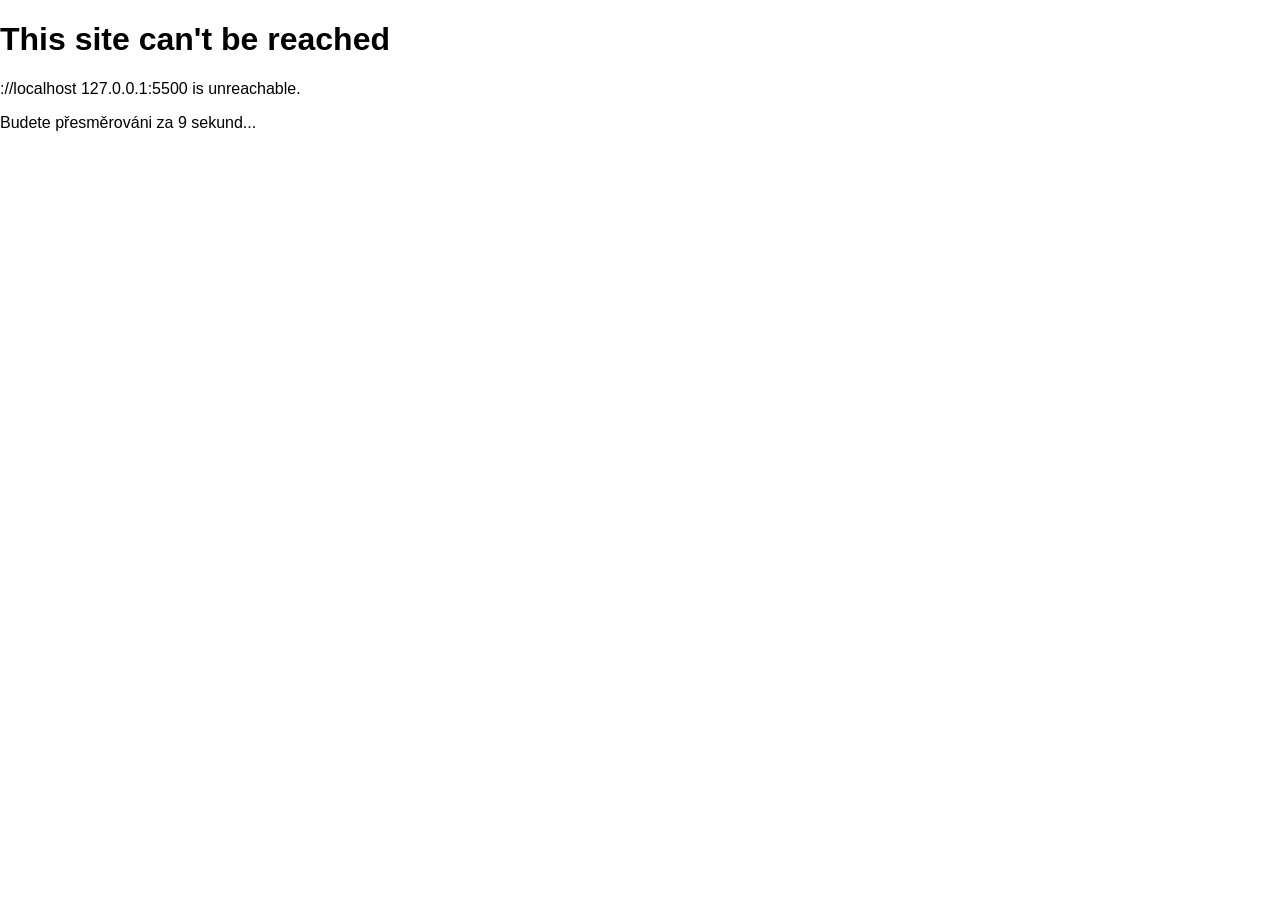
<file: groomSpecial.html>
<!DOCTYPE html>
<html lang="cs">

<head>
    <meta charset="UTF-8">
    <title>404 Not found</title>
    <link rel="stylesheet" href="style.css">
</head>

<body>

    <h1>This site can't be reached</h1>
    <p>://localhost 127.0.0.1:5500 is unreachable.</p>

    <p>Budete přesměrováni za <span id="countdown">10</span> sekund...</p>

    <script>
        let seconds = 10;
        const countdownEl = document.getElementById('countdown');
        const redirectUrl = "ketchupCapcha.html";

        const interval = setInterval(() => {
            seconds--;
            countdownEl.textContent = seconds;

            if (seconds <= 0) {
                clearInterval(interval);
                window.location.href = redirectUrl;
            }
        }, 1000);
    </script>

</body>

</html>
</file>
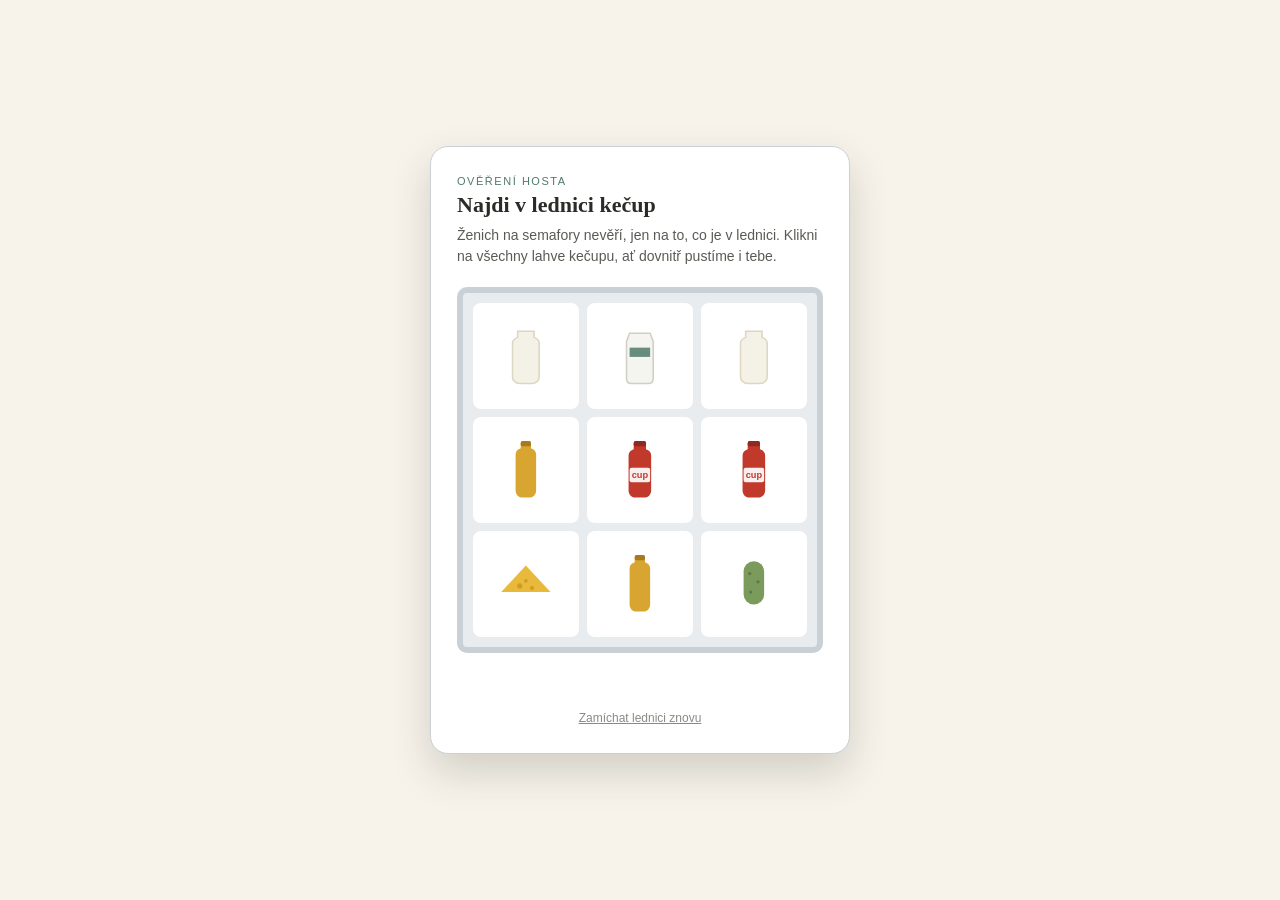
<file: ketchupCapcha.html>
<!DOCTYPE html>
<html lang="cs">

<head>
    <meta charset="UTF-8">
    <title>Kečup capcha</title>
    <style>
        :root {
            --cream: #f7f3ea;
            --fridge: #e8ecef;
            --fridge-edge: #c9d1d6;
            --ink: #2b2b28;
            --ketchup: #c0392b;
            --ketchup-dark: #8e2a20;
            --mustard: #d9a531;
            --mint: #4f7a68;
            --shadow: rgba(43, 43, 40, 0.18);
        }

        * {
            box-sizing: border-box;
        }

        body {
            margin: 0;
            min-height: 100vh;
            display: flex;
            align-items: center;
            justify-content: center;
            background: var(--cream);
            font-family: "Georgia", "Iowan Old Style", serif;
            color: var(--ink);
            padding: 24px;
        }

        .capcha-card {
            width: 100%;
            max-width: 420px;
            background: #fff;
            border: 1px solid var(--fridge-edge);
            border-radius: 18px;
            padding: 28px 26px 24px;
            box-shadow: 0 18px 40px var(--shadow);
        }

        .capcha-eyebrow {
            font-family: "Helvetica Neue", Arial, sans-serif;
            font-size: 11px;
            letter-spacing: 0.14em;
            text-transform: uppercase;
            color: var(--mint);
            margin: 0 0 4px;
        }

        .capcha-title {
            font-size: 22px;
            margin: 0 0 6px;
            line-height: 1.3;
        }

        .capcha-sub {
            font-family: "Helvetica Neue", Arial, sans-serif;
            font-size: 14px;
            color: #5a5a55;
            margin: 0 0 20px;
            line-height: 1.5;
        }

        .fridge-grid {
            display: grid;
            grid-template-columns: repeat(3, 1fr);
            gap: 8px;
            background: var(--fridge);
            border: 6px solid var(--fridge-edge);
            border-radius: 10px;
            padding: 10px;
        }

        .fridge-tile {
            position: relative;
            aspect-ratio: 1;
            border-radius: 8px;
            border: none;
            background: #fff;
            cursor: pointer;
            display: flex;
            align-items: center;
            justify-content: center;
            overflow: hidden;
            transition: transform 0.15s ease, box-shadow 0.15s ease;
            padding: 0;
        }

        .fridge-tile:hover {
            transform: translateY(-2px);
            box-shadow: 0 6px 14px var(--shadow);
        }

        .fridge-tile:focus-visible {
            outline: 3px solid var(--mint);
            outline-offset: 2px;
        }

        .fridge-tile svg {
            width: 62%;
            height: 62%;
        }

        .fridge-tile.is-wrong {
            animation: shake 0.35s ease;
        }

        .fridge-tile.is-found {
            box-shadow: 0 0 0 3px var(--ketchup) inset;
        }

        @keyframes shake {

            0%,
            100% {
                transform: translateX(0);
            }

            25% {
                transform: translateX(-4px);
            }

            75% {
                transform: translateX(4px);
            }
        }

        @media (prefers-reduced-motion: reduce) {

            .fridge-tile,
            .fridge-tile.is-wrong {
                animation: none;
                transition: none;
            }
        }

        .capcha-status {
            margin-top: 16px;
            min-height: 20px;
            font-family: "Helvetica Neue", Arial, sans-serif;
            font-size: 13px;
            color: #5a5a55;
            text-align: center;
        }

        .capcha-status.success {
            color: var(--mint);
            font-weight: 600;
        }

        .capcha-footer {
            margin-top: 18px;
            display: flex;
            justify-content: center;
        }

        .capcha-reset {
            font-family: "Helvetica Neue", Arial, sans-serif;
            font-size: 12px;
            color: #8a8a84;
            background: none;
            border: none;
            text-decoration: underline;
            cursor: pointer;
            padding: 4px;
        }

        .capcha-success-banner {
            display: none;
            margin-top: 14px;
            background: #f0f6f2;
            border: 1px solid var(--mint);
            border-radius: 10px;
            padding: 12px 14px;
            font-family: "Helvetica Neue", Arial, sans-serif;
            font-size: 13px;
            text-align: center;
            color: var(--ink);
        }

        .capcha-success-banner.show {
            display: block;
        }
    </style>
</head>

<body>

    <div class="capcha-card" id="capchaCard">
        <p class="capcha-eyebrow">Ověření hosta</p>
        <h1 class="capcha-title">Najdi v lednici kečup</h1>
        <p class="capcha-sub">
            Ženich na semafory nevěří, jen na to, co je v lednici.
            Klikni na všechny lahve kečupu, ať dovnitř pustíme i tebe.
        </p>

        <div class="fridge-grid" id="fridgeGrid" role="group" aria-label="Obsah lednice"></div>

        <p class="capcha-status" id="capchaStatus" aria-live="polite"></p>

        <div class="capcha-success-banner" id="successBanner">
            Schváleno. Kečup nalezen, pozvánka platí. 🍅<br>
            <small>Přesměrováváme tě na svatební web…</small>
        </div>

        <div class="capcha-footer">
            <button class="capcha-reset" id="resetBtn" type="button">Zamíchat lednici znovu</button>
        </div>
    </div>

    <script>
        (function () {
            const KETCHUP = "ketchup";

            // Jednoduché SVG ikony - kečup a "rušivé" položky z lednice
            const icons = {
                ketchup: `<svg viewBox="0 0 64 64" xmlns="http://www.w3.org/2000/svg">
      <path d="M26 6h12v6c3 1 5 3 5 6v34c0 4-3 7-7 7H28c-4 0-7-3-7-7V18c0-3 2-5 5-6V6z" fill="#c0392b"/>
      <rect x="26" y="4" width="12" height="5" rx="1.5" fill="#8e2a20"/>
      <rect x="22" y="30" width="20" height="14" rx="2" fill="#fff" opacity="0.92"/>
      <text x="32" y="40" font-size="9" font-family="Helvetica, Arial, sans-serif" font-weight="700" fill="#c0392b" text-anchor="middle">cup</text>
    </svg>`,
                mustard: `<svg viewBox="0 0 64 64" xmlns="http://www.w3.org/2000/svg">
      <path d="M27 6h10v5c3 1 5 3 5 6v35c0 4-3 7-7 7h-6c-4 0-7-3-7-7V17c0-3 2-5 5-6V6z" fill="#d9a531"/>
      <rect x="27" y="4" width="10" height="5" rx="1.5" fill="#a8791f"/>
    </svg>`,
                milk: `<svg viewBox="0 0 64 64" xmlns="http://www.w3.org/2000/svg">
      <path d="M22 10h20l3 8v36c0 3-2 5-5 5H24c-3 0-5-2-5-5V18l3-8z" fill="#f5f5f0" stroke="#cfcfc6" stroke-width="1.5"/>
      <rect x="22" y="24" width="20" height="9" fill="#4f7a68" opacity="0.85"/>
    </svg>`,
                egg: `<svg viewBox="0 0 64 64" xmlns="http://www.w3.org/2000/svg">
      <ellipse cx="32" cy="34" rx="14" ry="18" fill="#f6ecd9" stroke="#e2d3b4" stroke-width="1.5"/>
    </svg>`,
                cheese: `<svg viewBox="0 0 64 64" xmlns="http://www.w3.org/2000/svg">
      <path d="M8 40 L32 14 L56 40 Z" fill="#e8b93a"/>
      <circle cx="26" cy="34" r="2.5" fill="#cf9d1f"/>
      <circle cx="38" cy="36" r="2" fill="#cf9d1f"/>
      <circle cx="32" cy="29" r="1.8" fill="#cf9d1f"/>
    </svg>`,
                pickle: `<svg viewBox="0 0 64 64" xmlns="http://www.w3.org/2000/svg">
      <rect x="22" y="10" width="20" height="42" rx="10" fill="#7a9b5c"/>
      <circle cx="28" cy="22" r="1.6" fill="#5d7a44"/>
      <circle cx="36" cy="30" r="1.6" fill="#5d7a44"/>
      <circle cx="29" cy="40" r="1.6" fill="#5d7a44"/>
    </svg>`,
                butter: `<svg viewBox="0 0 64 64" xmlns="http://www.w3.org/2000/svg">
      <rect x="14" y="22" width="36" height="22" rx="3" fill="#f3d27a" stroke="#d8b75a" stroke-width="1.5"/>
      <rect x="14" y="22" width="36" height="7" fill="#fff" opacity="0.5"/>
    </svg>`,
                mayo: `<svg viewBox="0 0 64 64" xmlns="http://www.w3.org/2000/svg">
      <path d="M24 8h16v6c3 1 5 3 5 6v32c0 4-3 7-7 7H26c-4 0-7-3-7-7V20c0-3 2-5 5-6V8z" fill="#f4f1e6" stroke="#ddd6c0" stroke-width="1.5"/>
    </svg>`
            };

            const decoys = ["mustard", "milk", "egg", "cheese", "pickle", "butter", "mayo"];
            const GRID_SIZE = 9;

            let answerKey = []; // true/false per tile index
            let foundCorrect = new Set();

            function buildBoard() {
                const grid = document.getElementById("fridgeGrid");
                grid.innerHTML = "";
                answerKey = [];
                foundCorrect = new Set();
                document.getElementById("capchaStatus").textContent = "";
                document.getElementById("capchaStatus").classList.remove("success");
                document.getElementById("successBanner").classList.remove("show");

                // 2-3 kečupy rozmístěné mezi tady náhodně
                const ketchupCount = 2 + Math.floor(Math.random() * 2); // 2 nebo 3
                const positions = Array.from({ length: GRID_SIZE }, (_, i) => i);
                shuffle(positions);
                const ketchupSpots = new Set(positions.slice(0, ketchupCount));

                for (let i = 0; i < GRID_SIZE; i++) {
                    const isKetchup = ketchupSpots.has(i);
                    answerKey[i] = isKetchup;

                    const tile = document.createElement("button");
                    tile.type = "button";
                    tile.className = "fridge-tile";
                    tile.setAttribute("aria-label", isKetchup ? "Položka v lednici" : "Položka v lednici");
                    tile.dataset.index = i;

                    const iconKey = isKetchup ? KETCHUP : decoys[Math.floor(Math.random() * decoys.length)];
                    tile.innerHTML = icons[iconKey];

                    tile.addEventListener("click", () => handleTileClick(tile, i));
                    grid.appendChild(tile);
                }
            }

            function handleTileClick(tile, index) {
                if (tile.classList.contains("is-found")) return;

                if (answerKey[index]) {
                    tile.classList.add("is-found");
                    tile.disabled = true;
                    foundCorrect.add(index);
                    checkWin();
                } else {
                    tile.classList.add("is-wrong");
                    setStatus("To je sice taky dobré, ale není to kečup.");
                    setTimeout(() => tile.classList.remove("is-wrong"), 350);
                }
            }

            function checkWin() {
                const totalKetchups = answerKey.filter(Boolean).length;
                if (foundCorrect.size === totalKetchups) {
                    setStatus("Kečup nalezen ve všech regálech!", true);
                    document.getElementById("successBanner").classList.add("show");
                    document.querySelectorAll(".fridge-tile").forEach(t => t.disabled = true);
                    setTimeout(() => {
                        window.location.href = "index.html";
                    }, 2200);
                } else {
                    const remaining = totalKetchups - foundCorrect.size;
                    setStatus(remaining === 1 ? "Ještě jedna lahev kečupu se schovává." : `Ještě ${remaining} lahve kečupu se schovávají.`);
                }
            }

            function setStatus(text, success) {
                const el = document.getElementById("capchaStatus");
                el.textContent = text;
                el.classList.toggle("success", !!success);
            }

            function shuffle(arr) {
                for (let i = arr.length - 1; i > 0; i--) {
                    const j = Math.floor(Math.random() * (i + 1));
                    [arr[i], arr[j]] = [arr[j], arr[i]];
                }
            }

            document.getElementById("resetBtn").addEventListener("click", buildBoard);

            buildBoard();
        })();
    </script>

</body>

</html>
</file>
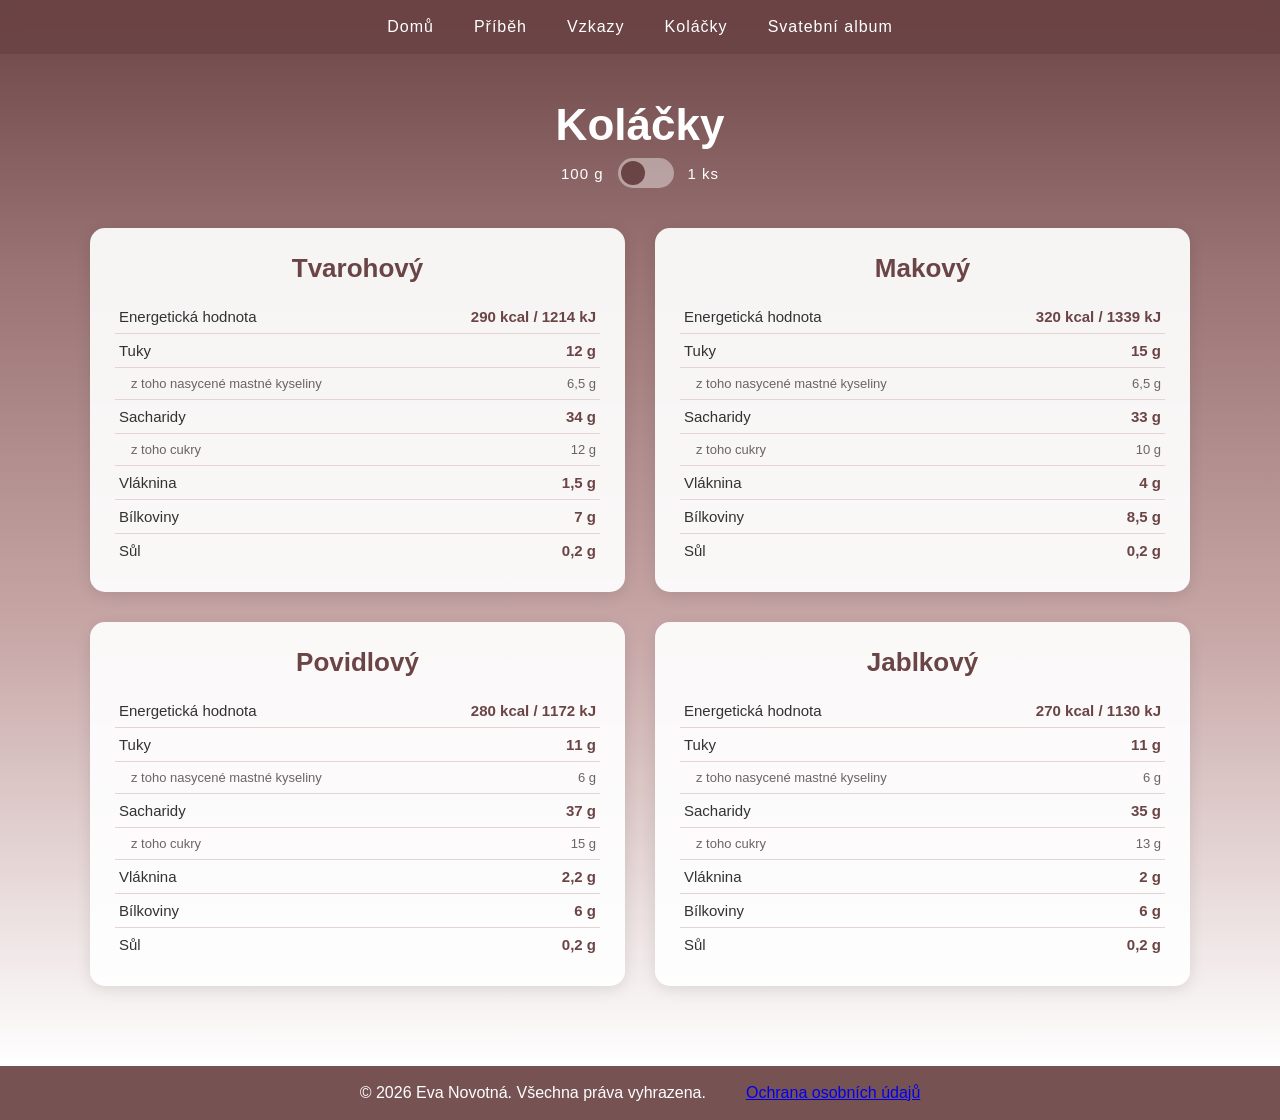
<file: kolacky.html>
<!DOCTYPE html>
<html lang="cs">

<head>
    <meta charset="UTF-8">
    <title>Koláčky</title>
    <link rel="stylesheet" href="style.css">
    <script src="script.js" defer></script>
</head>

<body>
    <nav class="main-nav nav-static" id="main-nav">
        <a href="index.html">Domů</a>
        <a href="index.html#story">Příběh</a>
        <a href="index.html#guestbook">Vzkazy</a>
        <a href="#kolacky">Koláčky</a>
        <a href="https://photos.app.goo.gl/YDtvcW5Ee4dTsm957" target="_blank">Svatební album</a>
    </nav>

    <section class="kolacky" id="kolacky">
        <h1>Koláčky</h1>

        <div class="unit-toggle">
            <span class="unit-label">100 g</span>
            <button class="unit-switch" id="unitSwitch" data-unit="100g" role="switch" aria-checked="false">
                <span class="unit-switch-knob"></span>
            </button>
            <span class="unit-label">1 ks</span>
        </div>

        <div class="kolacky-grid">

            <div class="kolacek-card">
                <h2>Tvarohový</h2>
                <table class="nutri-table" data-weight="25">
                    <tbody>
                        <tr>
                            <th>Energetická hodnota</th>
                            <td>
                                <span class="nutri-value" data-value100="290"></span> kcal /
                                <span class="nutri-value" data-value100="1214"></span> kJ
                            </td>
                        </tr>
                        <tr>
                            <th>Tuky</th>
                            <td><span class="nutri-value" data-value100="12"></span> g</td>
                        </tr>
                        <tr class="nutri-sub">
                            <th>z toho nasycené mastné kyseliny</th>
                            <td><span class="nutri-value" data-value100="6.5"></span> g</td>
                        </tr>
                        <tr>
                            <th>Sacharidy</th>
                            <td><span class="nutri-value" data-value100="34"></span> g</td>
                        </tr>
                        <tr class="nutri-sub">
                            <th>z toho cukry</th>
                            <td><span class="nutri-value" data-value100="12"></span> g</td>
                        </tr>
                        <tr>
                            <th>Vláknina</th>
                            <td><span class="nutri-value" data-value100="1.5"></span> g</td>
                        </tr>
                        <tr>
                            <th>Bílkoviny</th>
                            <td><span class="nutri-value" data-value100="7"></span> g</td>
                        </tr>
                        <tr>
                            <th>Sůl</th>
                            <td><span class="nutri-value" data-value100="0.22"></span> g</td>
                        </tr>
                    </tbody>
                </table>
            </div>

            <div class="kolacek-card">
                <h2>Makový</h2>
                <table class="nutri-table" data-weight="25">
                    <tbody>
                        <tr>
                            <th>Energetická hodnota</th>
                            <td>
                                <span class="nutri-value" data-value100="320"></span> kcal /
                                <span class="nutri-value" data-value100="1339"></span> kJ
                            </td>
                        </tr>
                        <tr>
                            <th>Tuky</th>
                            <td><span class="nutri-value" data-value100="15"></span> g</td>
                        </tr>
                        <tr class="nutri-sub">
                            <th>z toho nasycené mastné kyseliny</th>
                            <td><span class="nutri-value" data-value100="6.5"></span> g</td>
                        </tr>
                        <tr>
                            <th>Sacharidy</th>
                            <td><span class="nutri-value" data-value100="33"></span> g</td>
                        </tr>
                        <tr class="nutri-sub">
                            <th>z toho cukry</th>
                            <td><span class="nutri-value" data-value100="10"></span> g</td>
                        </tr>
                        <tr>
                            <th>Vláknina</th>
                            <td><span class="nutri-value" data-value100="4"></span> g</td>
                        </tr>
                        <tr>
                            <th>Bílkoviny</th>
                            <td><span class="nutri-value" data-value100="8.5"></span> g</td>
                        </tr>
                        <tr>
                            <th>Sůl</th>
                            <td><span class="nutri-value" data-value100="0.21"></span> g</td>
                        </tr>
                    </tbody>
                </table>
            </div>

            <div class="kolacek-card">
                <h2>Povidlový</h2>
                <table class="nutri-table" data-weight="25">
                    <tbody>
                        <tr>
                            <th>Energetická hodnota</th>
                            <td>
                                <span class="nutri-value" data-value100="280"></span> kcal /
                                <span class="nutri-value" data-value100="1172"></span> kJ
                            </td>
                        </tr>
                        <tr>
                            <th>Tuky</th>
                            <td><span class="nutri-value" data-value100="11"></span> g</td>
                        </tr>
                        <tr class="nutri-sub">
                            <th>z toho nasycené mastné kyseliny</th>
                            <td><span class="nutri-value" data-value100="6"></span> g</td>
                        </tr>
                        <tr>
                            <th>Sacharidy</th>
                            <td><span class="nutri-value" data-value100="37"></span> g</td>
                        </tr>
                        <tr class="nutri-sub">
                            <th>z toho cukry</th>
                            <td><span class="nutri-value" data-value100="15"></span> g</td>
                        </tr>
                        <tr>
                            <th>Vláknina</th>
                            <td><span class="nutri-value" data-value100="2.2"></span> g</td>
                        </tr>
                        <tr>
                            <th>Bílkoviny</th>
                            <td><span class="nutri-value" data-value100="6"></span> g</td>
                        </tr>
                        <tr>
                            <th>Sůl</th>
                            <td><span class="nutri-value" data-value100="0.22"></span> g</td>
                        </tr>
                    </tbody>
                </table>
            </div>

            <div class="kolacek-card">
                <h2>Jablkový</h2>
                <table class="nutri-table" data-weight="25">
                    <tbody>
                        <tr>
                            <th>Energetická hodnota</th>
                            <td>
                                <span class="nutri-value" data-value100="270"></span> kcal /
                                <span class="nutri-value" data-value100="1130"></span> kJ
                            </td>
                        </tr>
                        <tr>
                            <th>Tuky</th>
                            <td><span class="nutri-value" data-value100="11"></span> g</td>
                        </tr>
                        <tr class="nutri-sub">
                            <th>z toho nasycené mastné kyseliny</th>
                            <td><span class="nutri-value" data-value100="6"></span> g</td>
                        </tr>
                        <tr>
                            <th>Sacharidy</th>
                            <td><span class="nutri-value" data-value100="35"></span> g</td>
                        </tr>
                        <tr class="nutri-sub">
                            <th>z toho cukry</th>
                            <td><span class="nutri-value" data-value100="13"></span> g</td>
                        </tr>
                        <tr>
                            <th>Vláknina</th>
                            <td><span class="nutri-value" data-value100="2"></span> g</td>
                        </tr>
                        <tr>
                            <th>Bílkoviny</th>
                            <td><span class="nutri-value" data-value100="6"></span> g</td>
                        </tr>
                        <tr>
                            <th>Sůl</th>
                            <td><span class="nutri-value" data-value100="0.22"></span> g</td>
                        </tr>
                    </tbody>
                </table>
            </div>

        </div>
    </section>

    <div class="footer-bottom">
        <span>&copy; <span id="year"></span> Eva Novotná. Všechna práva vyhrazena.</span>
        <span><a href="#" id="privacy-link">Ochrana osobních údajů</a></span>
    </div>

    <audio id="privacy-audio" src="Hudba/evajenej.mp3" preload="none"></audio>

    <script>
        document.getElementById('year').textContent = new Date().getFullYear();
    </script>


</body>

</html>
</file>
<file: style.css>
* {
    box-sizing: border-box;
}

body {
    margin: 0;
    font-family: Arial, sans-serif;
    overflow-x: hidden;
}

/* ===== HERO ===== */

.hero {
    height: 100vh;
    background-image: url("Fotky/hero.jpeg");
    background-size: cover;
    background-position: center;
    position: relative;
    display: flex;
    align-items: center;
    justify-content: center;
    color: white;
}

.overlay {
    position: absolute;
    top: 0;
    left: 0;
    right: 0;
    bottom: 0;
    background: rgba(0, 0, 0, 0.4);
}

.hero-content {
    position: relative;
    text-align: center;
}

.hero h1 {
    font-size: 60px;
    margin: 0;
}

.hero p {
    font-size: 24px;
}

/* ===== HUDEBNÍ TLAČÍTKO ===== */

.music-btn {
    position: absolute;
    bottom: 30px;
    left: 50%;
    transform: translateX(-50%);
    width: 60px;
    height: 60px;
    border: none;
    border-radius: 50%;
    background: rgba(255, 255, 255, 0.85);
    cursor: pointer;

    display: flex;
    align-items: center;
    justify-content: center;

    overflow: hidden;
}

.music-btn:hover .music {
    opacity: 0;
    transform: scale(0.6);
}

.music-btn:hover .heart {
    opacity: 1;
    transform: scale(1);
}

.icon {
    position: absolute;
    font-size: 26px;
    transition: 0.3s ease;
}

.music {
    opacity: 1;
    transform: scale(1);
}

.heart {
    opacity: 0;
    transform: scale(0.6);
}

.floating-heart {
    position: fixed;
    color: white;
    pointer-events: none;
    z-index: 9999;
    opacity: 0.9;
}

@keyframes floatV {
    0% {
        transform: translate(0, 0) scale(1);
        opacity: 1;
    }

    100% {
        transform: translate(var(--x), var(--y)) scale(1.4);
        opacity: 0;
    }
}

@keyframes floatUp {
    0% {
        transform: translateY(0) scale(1);
        opacity: 1;
    }

    100% {
        transform: translateY(-200px) scale(1.5);
        opacity: 0;
    }
}

/* ===== STORY / TIMELINE ===== */

.story {
    font-size: 18px;
    padding: 60px 20px;
    background: linear-gradient(180deg,
            #6B4445 0%,
            #9A7374 25%,
            #C9A8A8 60%,
            #ffffff 100%);

    display: flex;
    flex-direction: column;
    align-items: center;
    gap: 60px;
    /* jedna hodnota řídí VŠECHNY mezery mezi kartami i daty */

    position: relative;
    z-index: 0;
    /* vytváří vlastní stacking context pro tu čáru níž */
}

.story::before {
    content: "";
    position: absolute;
    top: 0;
    bottom: 0;
    left: 50%;
    width: 2px;
    background: linear-gradient(180deg,
            #ffffff 0%,
            #C9A8A8 25%,
            #9A7374 60%,
            #6B4445 100%);
    transform: translateX(-50%);
    z-index: -1;
    /* schová se za fotky/text, vidět je jen v mezerách mezi kartami */
    pointer-events: none;
}

.story h2 {
    font-size: 38px;
    backdrop-filter: blur(10px) saturate(100%);
}

.story-date {
    text-align: center;
    color: #333131;
    letter-spacing: 3px;
    margin: 0;
    /* stejná hodnota jako margin-bottom u .memory-wrap */
}

.memory {
    max-width: 1100px;
    margin: 0 auto;

    display: flex;
    justify-content: center;
    align-items: center;

    gap: 0;
    padding: 0;

    cursor: pointer;
    flex-wrap: nowrap;

    transition: gap 0.6s ease;

    position: relative;
}

.memory-wrap {
    position: relative;
    width: 100%;
    display: flex;
    justify-content: center;
}

.memory-wrap::before {
    content: "";
    position: absolute;
    top: 0%;
    left: 50%;
    width: 16px;
    height: 16px;
    border-radius: 50%;
    background: #ffffff;
    border: 3px solid #6B4445;
    transform: translate(-50%, -50%);
    z-index: 1;
    pointer-events: none;
}

.memory.active {
    gap: 30px;
    justify-content: center;
}

.memory.left {
    flex-direction: row;
}

.memory.right {
    flex-direction: row-reverse;
}

/* ===== FOTKA ===== */

.memory-photo {
    transition: transform 0.6s ease;
}

.memory-photo img {
    width: 700px;
    max-width: 90vw;
    border-radius: 15px;
    display: block;
    transition: width 0.6s ease, transform 0.6s ease;
}

.memory.active .memory-photo img {
    width: 380px;
    /* pevná velikost po kliknutí, žádný scale() */
}

.memory.left.active .memory-photo {
    transform: translateX(clamp(-5px, -0.8vw, -3px));
}

.memory.right.active .memory-photo {
    transform: translateX(clamp(3px, 0.8vw, 5px));
}

/* ===== TEXT ===== */

.memory-text {
    width: 0;
    max-width: 420px;

    opacity: 0;
    overflow: hidden;
    transform: translateX(30px);

    transition: all 0.6s ease;
    pointer-events: none;
}

.memory.active .memory-text {
    width: 420px;
    opacity: 1;
    transform: translateX(0);
    pointer-events: auto;
    padding: 20px;
}

.memory.left.active .memory-text {
    transform: translateX(20px);
}

.memory.right.active .memory-text {
    transform: translateX(-20px);
}

.memory-text h4 {
    font-size: 18px;
    margin: 0 0 6px;
}

.memory-text h3 {
    font-size: 36px;
    margin: 0 0 14px;
}

.memory-text p {
    font-size: 24px;
    line-height: 1.4;
    margin: 0;
}

/* ===== MOBIL – fotka nahoře, text pod ní ===== */

@media (max-width: 700px) {
    .memory {
        flex-direction: column !important;
        gap: 24px !important;
    }

    .memory-photo img {
        width: 100%;
        max-width: 100%;
        box-sizing: border-box;
    }

    .memory.active .memory-photo img {
        width: 100%;
        max-width: 100%;
        /* na mobilu se fotka při kliknutí nezmenšuje */
    }

    /*.memory.left.active .memory-photo,
    .memory.right.active .memory-photo {
        transform: none;*/
    /* slide do strany nemá smysl, když je vše pod sebou */


    .memory-text {
        width: 100% !important;
        max-width: 100% !important;
        box-sizing: border-box;
    }
}

.upload-btn {
    background-color: #6B4445;
    border: none;
    color: white;
    padding: 15px 32px;
    text-align: center;
    text-decoration: none;
    display: inline-block;
    font-size: 16px;
    margin: 8px 4px;
    cursor: pointer;
}

.guestbook {
    padding: 80px 20px;
    text-align: center;
}

.guestbook input,
.guestbook textarea {
    width: 100%;
    max-width: 500px;
    margin: 10px auto;
    display: block;
    padding: 10px;
}

.guestbook button {
    padding: 10px 20px;
    cursor: pointer;
}

#messages {
    max-width: 700px;
    margin: 40px auto;
    display: flex;
    flex-direction: column;
    gap: 15px;
}

.message {
    background: rgba(255, 255, 255, 0.8);
    padding: 15px 20px;
    border-radius: 12px;

    box-shadow: 0 4px 15px rgba(0, 0, 0, 0.08);

    transition: transform 0.2s ease, box-shadow 0.2s ease;
}

.message:hover {
    transform: translateY(-3px);
    box-shadow: 0 8px 20px rgba(0, 0, 0, 0.12);
}

.message strong {
    display: block;
    font-size: 18px;
    margin-bottom: 6px;
    color: #333;
}

.message p {
    margin: 0;
    font-size: 16px;
    line-height: 1.4;
    color: #555;
}

.message {
    border-left: 4px solid #6B4445;
}

.main-nav {
    position: fixed;
    top: 0;
    left: 0;
    right: 0;
    z-index: 1000;

    display: flex;
    justify-content: center;
    gap: 40px;

    padding: 18px 20px;
    background: rgba(107, 68, 69, 0.92);
    backdrop-filter: blur(8px);

    transform: translateY(-100%);
    transition: transform 0.4s ease;
}

.main-nav a {
    color: #ffffff;
    text-decoration: none;
    font-size: 16px;
    letter-spacing: 1px;
    transition: opacity 0.2s ease;
}

.main-nav a:hover {
    opacity: 0.75;
}

.main-nav.visible {
    transform: translateY(0);
}

@media (max-width: 700px) {
    .main-nav {
        gap: 18px;
        font-size: 14px;
        flex-wrap: wrap;
    }

    .main-nav a {
        font-size: 14px;
    }
}

/* ===== KOLÁČKY ===== */

.kolacky {
    min-height: 100vh;
    padding: 100px 20px 80px;
    text-align: center;
    background: linear-gradient(180deg, #6B4445 0%, #9A7374 25%, #C9A8A8 60%, #ffffff 100%);
}

.kolacky h1 {
    color: #ffffff;
    font-size: 44px;
    margin: 0 0 8px;
}

.kolacky-intro {
    color: #ffffff;
    font-size: 16px;
    letter-spacing: 2px;
    opacity: 0.85;
    margin: 0 0 50px;
}

.kolacky-grid {
    max-width: 1100px;
    margin: 0 auto;

    display: grid;
    grid-template-columns: repeat(2, 1fr);
    gap: 30px;
}

.kolacek-card {
    background: rgba(255, 255, 255, 0.92);
    border-radius: 15px;
    padding: 25px;
    box-shadow: 0 4px 15px rgba(0, 0, 0, 0.1);
    text-align: left;
}

.kolacek-card h2 {
    color: #6B4445;
    font-size: 26px;
    margin: 0 0 16px;
    text-align: center;
}

.nutri-table {
    width: 100%;
    border-collapse: collapse;
    font-size: 15px;
}

.nutri-table tr {
    border-bottom: 1px solid #e3d3d3;
}

.nutri-table tr:last-child {
    border-bottom: none;
}

.nutri-table th,
.nutri-table td {
    padding: 8px 4px;
    text-align: left;
    font-weight: normal;
    color: #333131;
}

.nutri-table th {
    width: 70%;
}

.nutri-table td {
    text-align: right;
    font-weight: bold;
    color: #6B4445;
}

.nutri-table tr.nutri-sub th,
.nutri-table tr.nutri-sub td {
    padding-left: 16px;
    font-size: 13px;
    color: #6b6464;
    font-weight: normal;
}

@media (max-width: 700px) {
    .kolacky-grid {
        grid-template-columns: 1fr;
    }

    .kolacky-page h1 {
        font-size: 34px;
    }
}

.main-nav.nav-static {
    transform: translateY(0) !important;
}

.unit-toggle {
    display: flex;
    align-items: center;
    justify-content: center;
    gap: 14px;
    margin-bottom: 40px;
}

.unit-label {
    color: #ffffff;
    font-size: 15px;
    letter-spacing: 1px;
}

.unit-switch {
    position: relative;
    width: 56px;
    height: 30px;
    border-radius: 30px;
    border: none;
    background: rgba(255, 255, 255, 0.4);
    cursor: pointer;
    padding: 0;
    transition: background 0.3s ease;
}

.unit-switch[aria-checked="true"] {
    background: #ffffff;
}

.unit-switch-knob {
    position: absolute;
    top: 3px;
    left: 3px;
    width: 24px;
    height: 24px;
    border-radius: 50%;
    background: #6B4445;
    transition: transform 0.3s ease;
}

.unit-switch[aria-checked="true"] .unit-switch-knob {
    transform: translateX(26px);
}

.footer-bottom {
    color: #ffffff;
    bottom: 0;
    left: 0;
    right: 0;
    z-index: 1000;

    display: flex;
    justify-content: center;
    gap: 40px;

    padding: 18px 20px;
    background: rgba(107, 68, 69, 0.92);
    backdrop-filter: blur(8px);
}

.footer-bottom text {
    color: #ffffff;
}
</file>
